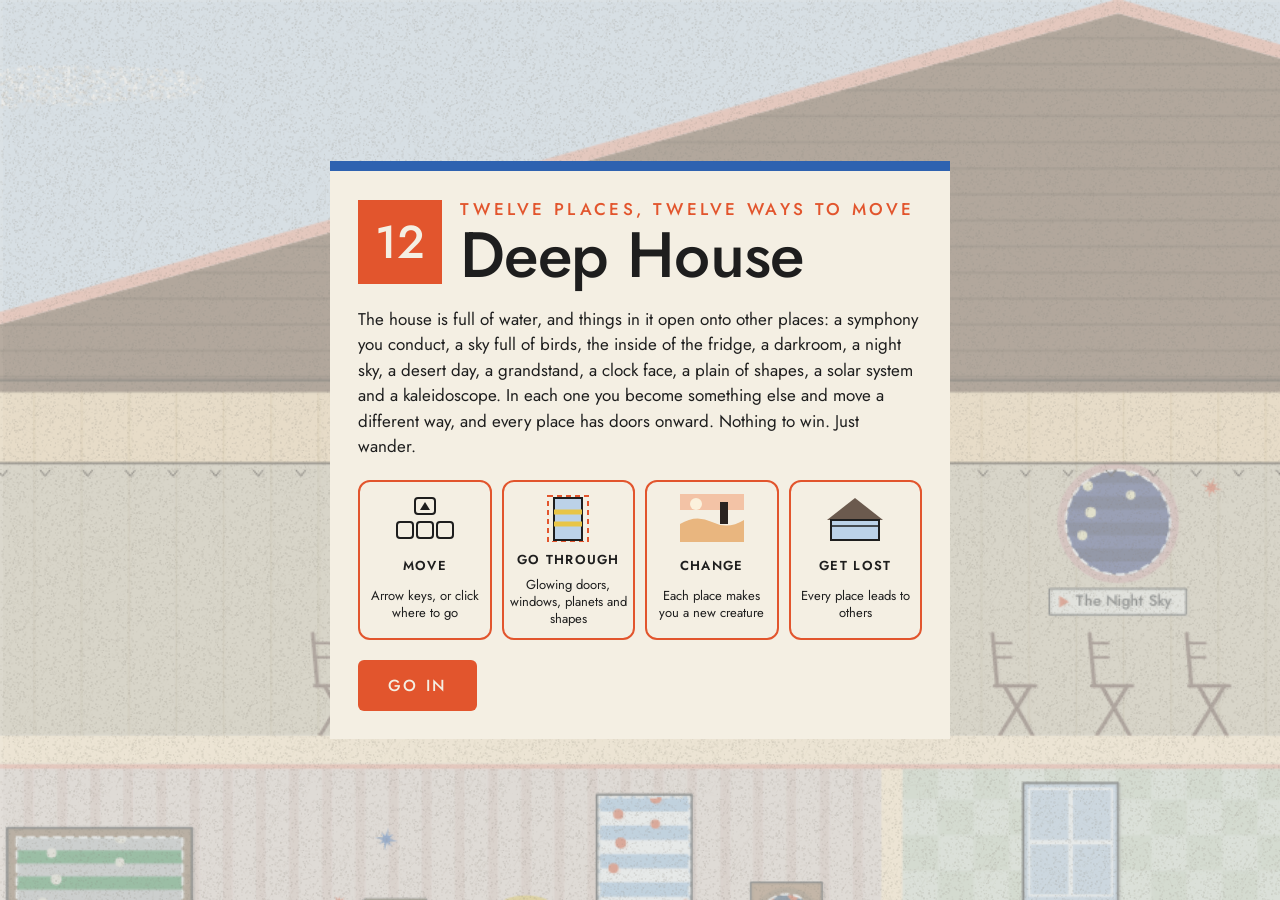
<file: underwater/index.html>
<!DOCTYPE html>
<html lang="en">
<head>
<meta charset="utf-8">
<meta name="viewport" content="width=device-width, initial-scale=1, viewport-fit=cover">
<title>Deep House</title>
<link rel="preconnect" href="https://fonts.googleapis.com">
<link rel="preconnect" href="https://fonts.gstatic.com" crossorigin>
<link rel="stylesheet" href="https://fonts.googleapis.com/css2?family=Jost:wght@400;500;600&display=swap">
<style>
  :root {
    color-scheme: light;
    --paper: #f4efe3;
    --ink: #1e1e1e;
    --red: #e2552d;
    --blue: #2e62b0;
    --green: #2f8f4e;
    --grey: #9b9b9b;
    --font: "Jost", "Futura", "Century Gothic", "Avenir Next", system-ui, sans-serif;
  }
  [hidden] { display: none !important; }
  html, body { height: 100%; margin: 0; background: var(--paper); color: var(--ink); overflow: hidden; }
  body { font-family: var(--font); -webkit-user-select: none; user-select: none; touch-action: none; }
  #game { position: fixed; inset: 0; }
  #game canvas { display: block; cursor: pointer; }
  #game canvas:focus { outline: none; }

  /* a small primer label naming the world you're in */
  .hud { position: fixed; pointer-events: none; }
  /* the directory: the place label opens a list of every place */
  #dir { position: fixed; left: 14px; bottom: calc(14px + env(safe-area-inset-bottom, 0px)); display: grid; gap: 6px; justify-items: start; }
  #where { display: flex; align-items: stretch; background: var(--paper); border: 2px solid var(--red); border-radius: 10px; overflow: hidden; padding: 0; cursor: pointer; font: inherit; color: var(--ink); }
  #where:hover span { text-decoration: underline; }
  #where:focus-visible, #dirList button:focus-visible { outline: 3px solid var(--blue); outline-offset: 2px; }
  #where i { font-style: normal; align-self: center; padding-right: 12px; font-size: 13px; }
  #where[aria-expanded="true"] i { transform: rotate(180deg); }
  #dirList { list-style: none; margin: 0; padding: 6px; background: var(--paper); border: 2px solid var(--red); border-radius: 10px;
    display: grid; gap: 2px; max-height: calc(100vh - 120px); overflow-y: auto; min-width: 210px; }
  #dirList button { width: 100%; display: flex; align-items: center; gap: 10px; background: none; border: 0; padding: 5px 8px; border-radius: 6px;
    font: 500 15px var(--font); color: var(--ink); cursor: pointer; text-align: left; }
  #dirList button b { width: 26px; height: 26px; display: grid; place-items: center; background: var(--red); color: var(--paper); font-weight: 500; font-size: 14px; flex: none; }
  #dirList button:hover { background: #ebe3d1; }
  #dirList button[aria-current="true"] { background: #ebe3d1; }
  #where b { background: var(--red); color: var(--paper); font-size: 24px; font-weight: 500; width: 44px; display: grid; place-items: center; }
  #where span { padding: 8px 14px; font-size: 15px; font-weight: 500; letter-spacing: 0.06em; align-self: center; }
  .num { width: 64px; height: 64px; background: var(--red); color: var(--paper); display: grid; place-content: center; text-align: center; }
  .num b { font-size: 34px; font-weight: 500; line-height: 1; }

  #toast { left: 50%; top: calc(16px + env(safe-area-inset-top, 0px)); transform: translateX(-50%); font-size: 15px; font-weight: 500; letter-spacing: 0.03em;
    background: var(--paper); border: 2px solid var(--ink); padding: 8px 16px; opacity: 0; transition: opacity 0.4s; width: max-content; max-width: calc(100% - 32px); text-align: center; box-sizing: border-box; }
  #toast.on { opacity: 1; }
  #addPhotos { position: fixed; right: 14px; top: calc(14px + env(safe-area-inset-top, 0px)); background: var(--red); color: var(--paper);
    font: 500 15px var(--font); letter-spacing: 0.08em; padding: 10px 16px; border-radius: 6px; cursor: pointer; }
  #addPhotos:hover { background: var(--ink); }
  #addPhotos:focus-within { outline: 3px solid var(--blue); outline-offset: 2px; }
  #focusHint { left: 50%; bottom: calc(18px + env(safe-area-inset-bottom, 0px)); transform: translateX(-50%); font-size: 14px; font-weight: 500;
    background: var(--red); color: var(--paper); padding: 8px 14px; border-radius: 6px; white-space: nowrap; }
  @media (max-width: 560px) { #focusHint { bottom: calc(190px + env(safe-area-inset-bottom, 0px)); } #dir { bottom: calc(190px + env(safe-area-inset-bottom, 0px)); } }

  /* arrow pad */
  #pad { position: fixed; right: 14px; bottom: calc(14px + env(safe-area-inset-bottom, 0px));
    display: grid; grid-template-columns: repeat(3, 50px); grid-template-rows: repeat(3, 50px); gap: 5px; }
  #pad button { background: var(--paper); border: 2px solid var(--ink); border-radius: 10px; cursor: pointer; padding: 0;
    display: grid; place-items: center; touch-action: none; -webkit-user-select: none; user-select: none; }
  #pad button svg { width: 18px; height: 18px; }
  #pad button.on { background: var(--red); }
  #pad button:focus-visible { outline: 3px solid var(--blue); outline-offset: 2px; }
  #pad [data-dir="up"] { grid-area: 1 / 2; }
  #pad [data-dir="left"] { grid-area: 2 / 1; }
  #pad [data-dir="right"] { grid-area: 2 / 3; }
  #pad [data-dir="down"] { grid-area: 3 / 2; }

  /* screens: a primer page laid over the lagoon */
  .screen { position: fixed; inset: 0; display: grid; place-items: center; padding: 16px; background: rgba(244, 239, 227, 0.55); overflow-y: auto; }
  .panel { width: min(620px, 100%); background: var(--paper); border-top: 10px solid var(--blue); padding: 26px 28px 28px;
    box-sizing: border-box; display: grid; gap: 20px; }
  .head { display: flex; align-items: center; gap: 18px; }
  .head .num { width: 84px; height: 84px; flex: none; }
  .head .num b { font-size: 46px; }
  h1, h2 { font-weight: 500; margin: 0; line-height: 1; letter-spacing: -0.01em; text-wrap: balance; }
  h1 { font-size: clamp(40px, 9vw, 64px); }
  h2 { font-size: clamp(32px, 7vw, 46px); }
  .eyebrow { margin: 0 0 6px; font-size: 12px; font-weight: 500; letter-spacing: 0.2em; text-transform: uppercase; color: var(--red); }
  .panel p { margin: 0; font-size: 17px; line-height: 1.5; max-width: 56ch; }
  .legend { display: grid; grid-template-columns: repeat(4, 1fr); gap: 10px; margin: 0; padding: 0; list-style: none; }
  .legend li { border: 2px solid var(--red); border-radius: 12px; padding: 12px 6px 10px; display: grid; justify-items: center; gap: 8px; text-align: center; }
  .legend svg { width: 64px; height: 48px; }
  .legend b { font-size: 13px; font-weight: 600; letter-spacing: 0.1em; text-transform: uppercase; }
  .legend span { font-size: 13px; line-height: 1.3; }
  button.go { justify-self: start; font: 500 16px var(--font); letter-spacing: 0.14em; text-transform: uppercase;
    color: var(--paper); background: var(--red); border: 0; border-radius: 6px; padding: 14px 30px; cursor: pointer; }
  button.go:hover { background: var(--ink); }
  button.go:focus-visible { outline: 3px solid var(--blue); outline-offset: 3px; }
  @media (max-width: 560px) {
    .legend { grid-template-columns: repeat(2, 1fr); }
    .panel { padding: 20px 18px 22px; }
  }
</style>
</head>
<body>
<div id="game"></div>

<div id="hudRoot" hidden>
  <nav id="dir" aria-label="Places">
    <ol id="dirList" hidden></ol>
    <button id="where" type="button" aria-expanded="false" aria-controls="dirList"><b id="worldNum">1</b><span id="worldName">The House</span><i aria-hidden="true">▴</i></button>
  </nav>
  <div id="toast" class="hud"></div>
  <label id="addPhotos" hidden>Add photos<input id="photoInput" type="file" accept="image/*" multiple hidden></label>
  <div id="focusHint" class="hud" hidden>Click the house to use your arrow keys</div>
  <div id="pad" aria-label="Swim controls">
    <button type="button" data-dir="up" aria-label="Swim up"><svg viewBox="0 0 18 18"><path d="M9 3 L16 14 L2 14 Z" fill="#1e1e1e"/></svg></button>
    <button type="button" data-dir="left" aria-label="Swim left"><svg viewBox="0 0 18 18"><path d="M3 9 L14 2 L14 16 Z" fill="#1e1e1e"/></svg></button>
    <button type="button" data-dir="right" aria-label="Swim right"><svg viewBox="0 0 18 18"><path d="M15 9 L4 2 L4 16 Z" fill="#1e1e1e"/></svg></button>
    <button type="button" data-dir="down" aria-label="Swim down"><svg viewBox="0 0 18 18"><path d="M9 15 L16 4 L2 4 Z" fill="#1e1e1e"/></svg></button>
  </div>
</div>

<div id="startScreen" class="screen">
  <div class="panel">
    <div class="head">
      <div class="num"><b>12</b></div>
      <div><p class="eyebrow">Twelve places, twelve ways to move</p><h1>Deep House</h1></div>
    </div>
    <p>The house is full of water, and things in it open onto other places: a symphony you conduct, a sky full of birds, the inside of the fridge, a darkroom, a night sky, a desert day, a grandstand, a clock face, a plain of shapes, a solar system and a kaleidoscope. In each one you become something else and move a different way, and every place has doors onward. Nothing to win. Just wander.</p>
    <ul class="legend">
      <li>
        <svg viewBox="0 0 64 48" aria-hidden="true"><rect x="22" y="4" width="20" height="16" rx="3" fill="none" stroke="#1e1e1e" stroke-width="2"/><path d="M32 8 L37 16 L27 16 Z" fill="#1e1e1e"/><rect x="4" y="28" width="16" height="16" rx="3" fill="none" stroke="#1e1e1e" stroke-width="2"/><rect x="24" y="28" width="16" height="16" rx="3" fill="none" stroke="#1e1e1e" stroke-width="2"/><rect x="44" y="28" width="16" height="16" rx="3" fill="none" stroke="#1e1e1e" stroke-width="2"/></svg>
        <b>Move</b><span>Arrow keys, or click where to go</span>
      </li>
      <li>
        <svg viewBox="0 0 64 48" aria-hidden="true"><rect x="18" y="4" width="28" height="42" fill="#bcd2e8" stroke="#1e1e1e" stroke-width="2"/><path d="M18 18 H46 M18 30 H46" stroke="#e8c547" stroke-width="5"/><rect x="12" y="2" width="40" height="46" fill="none" stroke="#e2552d" stroke-width="2" stroke-dasharray="5 4"/></svg>
        <b>Go through</b><span>Glowing doors, windows, planets and shapes</span>
      </li>
      <li>
        <svg viewBox="0 0 64 48" aria-hidden="true"><rect x="0" y="0" width="64" height="16" fill="#f3c3a6"/><path d="M0 30 Q16 20 32 28 T64 26 V48 H0 Z" fill="#e9b67f"/><rect x="40" y="8" width="8" height="22" fill="#2a2320"/><circle cx="16" cy="10" r="6" fill="#fbf1dc"/></svg>
        <b>Change</b><span>Each place makes you a new creature</span>
      </li>
      <li>
        <svg viewBox="0 0 64 48" aria-hidden="true"><path d="M4 26 L32 4 L60 26 Z" fill="#6b5a4e"/><rect x="8" y="26" width="48" height="20" fill="#bcd2e8" stroke="#1e1e1e" stroke-width="2"/><path d="M8 32 H56" stroke="#1e1e1e" stroke-width="1.5"/></svg>
        <b>Get lost</b><span>Every place leads to others</span>
      </li>
    </ul>
    <button class="go" id="startBtn" type="button">Go in</button>
  </div>
</div>

<script type="module" src="main.js"></script>
</body>
</html>
</file>
